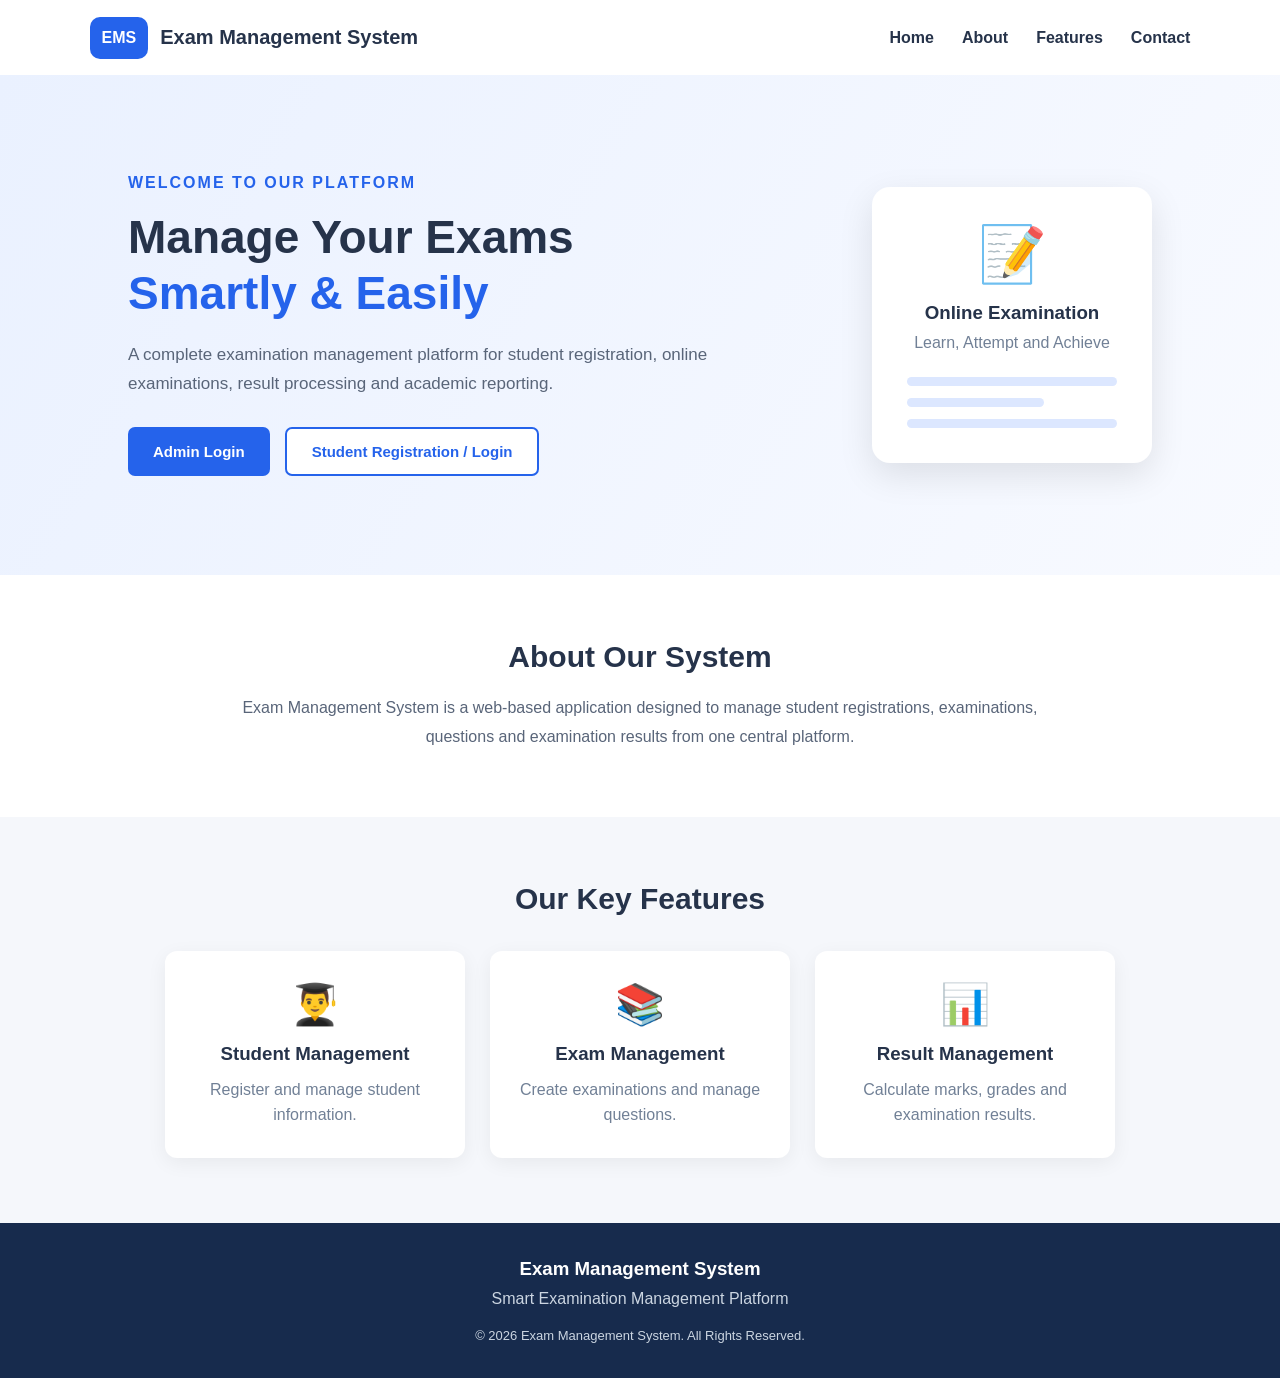
<file: index.html>
<CodeBlock language="html" editable>
<!DOCTYPE html>
<html lang="en">


<head>
    <meta charset="UTF-8">
    <meta name="viewport" content="width=device-width, initial-scale=1.0">


<title>Exam Management System</title>

<!-- Connect CSS file -->
<link rel="stylesheet" href="css/style.css">

</head>


<body>


<!-- Header Section -->
<header class="header">

<div class="logo">
<span class="logo-icon">EMS</span>
<h2>Exam Management System</h2>
</div>

<nav class="navbar">
<a href="#home">Home</a>
<a href="#about">About</a>
<a href="#features">Features</a>
<a href="#contact">Contact</a>
</nav>

</header>

<!-- Home Section -->
<section class="hero" id="home">

<div class="hero-content">

<p class="welcome-text">WELCOME TO OUR PLATFORM</p>

<h1>
Manage Your Exams
<span>Smartly & Easily</span>
</h1>

<p class="description">
A complete examination management platform
for student registration, online examinations,
result processing and academic reporting.
</p>

<div class="button-group">

<button class="admin-btn" type="button" onclick="openLogin('Admin')">
Admin Login
</button>

<button class="student-btn" type="button" onclick="openLogin('Student')">
Student Registration / Login
</button>

</div>

</div>

<div class="hero-image">
<div class="exam-card">
<div class="exam-icon">📝</div>
<h3>Online Examination</h3>
<p>Learn, Attempt and Achieve</p>
<div class="exam-line"></div>
<div class="exam-line short"></div>
<div class="exam-line"></div>
</div>
</div>

</section>

<!-- About Section -->
<section class="about" id="about">

<h2>About Our System</h2>

<p>
Exam Management System is a web-based application
designed to manage student registrations,
examinations, questions and examination results
from one central platform.
</p>

</section>

<!-- Features Section -->
<section class="features" id="features">

<h2>Our Key Features</h2>

<div class="feature-container">

<div class="feature-card">
<div class="feature-icon">👨‍🎓</div>
<h3>Student Management</h3>
<p>Register and manage student information.</p>
</div>

<div class="feature-card">
<div class="feature-icon">📚</div>
<h3>Exam Management</h3>
<p>Create examinations and manage questions.</p>
</div>

<div class="feature-card">
<div class="feature-icon">📊</div>
<h3>Result Management</h3>
<p>Calculate marks, grades and examination results.</p>
</div>

</div>

</section>

<!-- Contact Section -->
<footer id="contact">

<h3>Exam Management System</h3>

<p>Smart Examination Management Platform</p>

<p class="copyright">
© 2026 Exam Management System. All Rights Reserved.
</p>

</footer>

<!-- Connect JavaScript file -->
<script src="js/script.js"></script>

</body>


</html>
</CodeBlock>
</file>
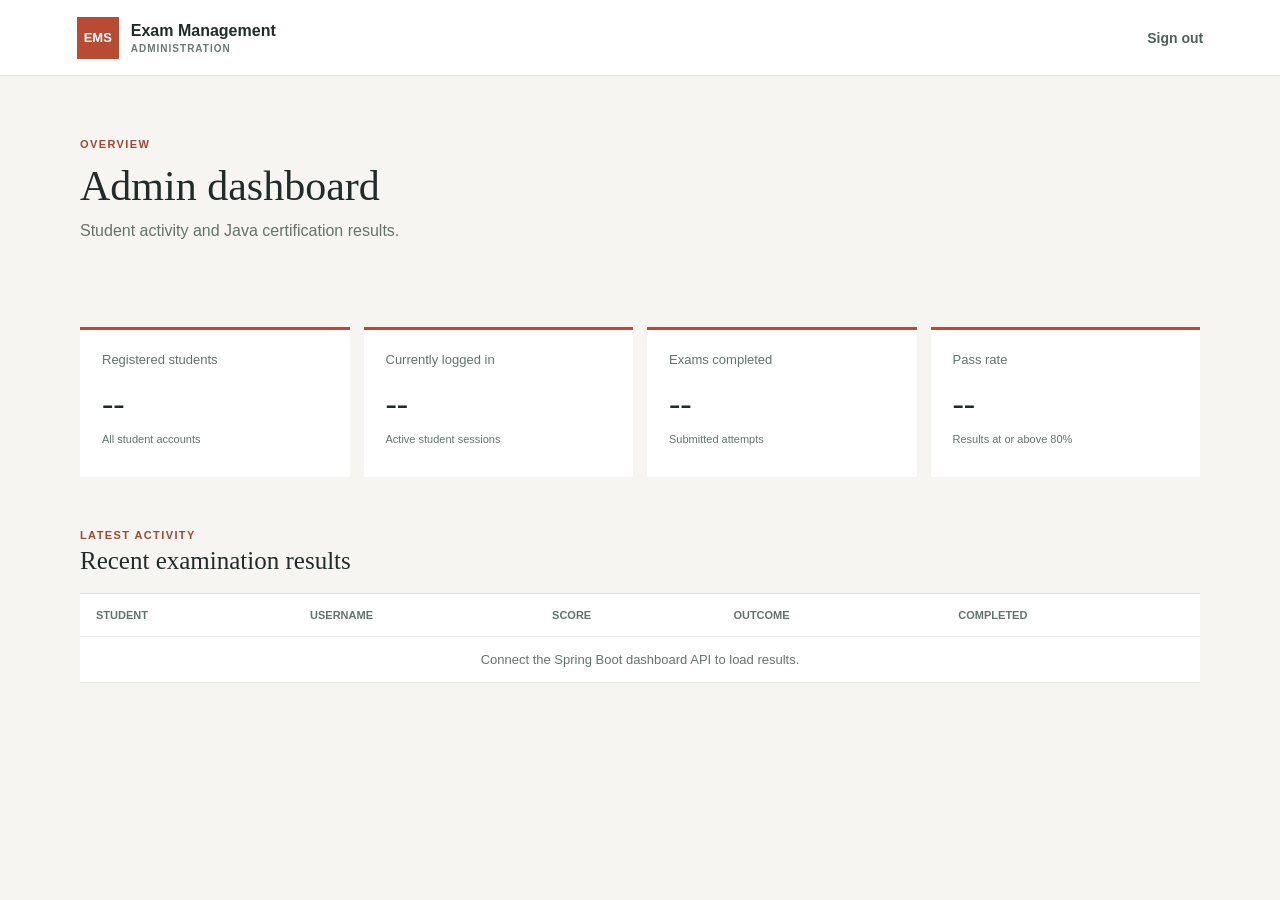
<file: admin-dashboard.html>
<!DOCTYPE html>
<html lang="en">
<head>
    <meta charset="UTF-8">
    <meta name="viewport" content="width=device-width, initial-scale=1.0">
    <title>Admin Dashboard - Exam Management System</title>
    <link rel="stylesheet" href="css/style.css">
</head>
<body class="portal-page admin-portal">
    <header class="portal-header">
        <a class="portal-brand" href="index.html"><span class="brand-mark admin-mark">EMS</span><span>Exam Management <small>ADMINISTRATION</small></span></a>
        <a class="portal-signout" href="admin-login.html">Sign out</a>
    </header>
    <main class="portal-main">
        <section class="portal-welcome admin-welcome">
            <p class="eyebrow">OVERVIEW</p>
            <h1>Admin dashboard</h1>
            <p>Student activity and Java certification results.</p>
        </section>
        <p class="form-message" id="admin-dashboard-message" aria-live="polite"></p>
        <section class="stats-grid" aria-label="Exam management statistics">
            <article class="stat-card"><span>Registered students</span><strong id="stat-registered">--</strong><small>All student accounts</small></article>
            <article class="stat-card"><span>Currently logged in</span><strong id="stat-active">--</strong><small>Active student sessions</small></article>
            <article class="stat-card"><span>Exams completed</span><strong id="stat-completed">--</strong><small>Submitted attempts</small></article>
            <article class="stat-card"><span>Pass rate</span><strong id="stat-pass-rate">--</strong><small>Results at or above 80%</small></article>
        </section>
        <section class="student-records">
            <div class="section-heading"><div><p class="eyebrow">LATEST ACTIVITY</p><h2>Recent examination results</h2></div></div>
            <div class="table-scroll">
                <table class="results-table">
                    <thead><tr><th>Student</th><th>Username</th><th>Score</th><th>Outcome</th><th>Completed</th></tr></thead>
                    <tbody id="admin-results-body"><tr><td colspan="5" class="empty-table">Connect the Spring Boot dashboard API to load results.</td></tr></tbody>
                </table>
            </div>
        </section>
    </main>
    <script src="js/script.js"></script>
</body>
</html>
</file>
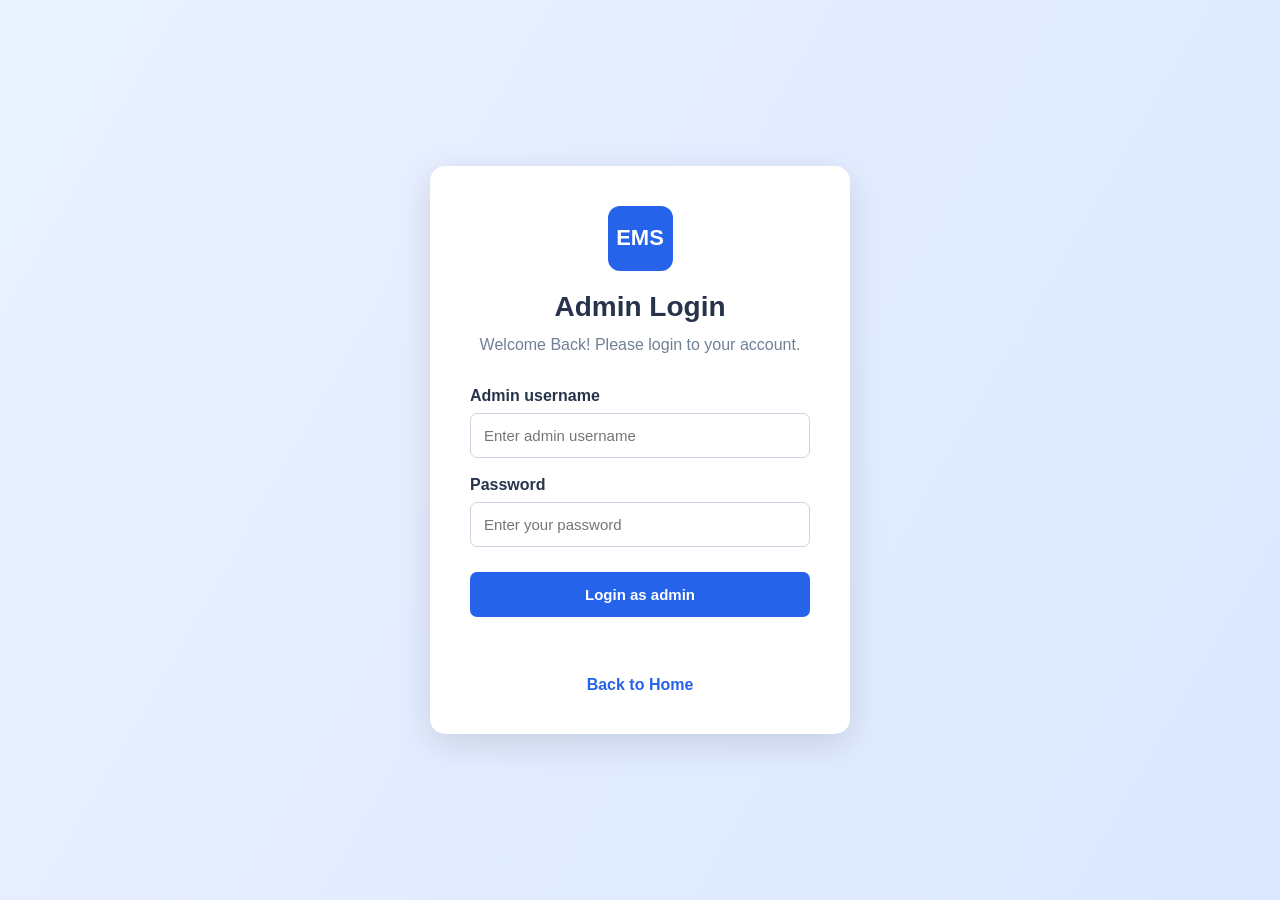
<file: admin-login.html>
<!DOCTYPE html>
<html lang="en">

<head>

    <meta charset="UTF-8">
    <meta name="viewport" content="width=device-width, initial-scale=1.0">

    <title>Admin Login - Exam Management System</title>
<link rel="stylesheet" href="css/style.css">

</head>

<body class="login-page">

    <div class="login-container">

        <div class="login-logo">
            EMS
        </div>
        <h1>Admin Login</h1>
        <p class="login-subtitle">
            Welcome Back! Please login to your account.</p>
            <form onsubmit="handleLogin(event, 'admin')">
                <label for="admin-username">Admin username</label>
                <input type="text"
                id="admin-username"
                name="username"
                autocomplete="username"
                placeholder="Enter admin username" required>

                <label for="admin-password">Password</label>
                <input type="password"
                id="admin-password"
                name="password"
                autocomplete="current-password"
                placeholder="Enter your password" required>

                <button type="submit" class="login-submit">Login as admin</button>
                <p class="form-message" id="admin-login-message" aria-live="polite"></p>

                </form>

        <p class="back-home">
            <a href="index.html">Back to Home</a>
        </p>

    </div>

    <script src="js/script.js"></script>

</body>

</html>
</file>
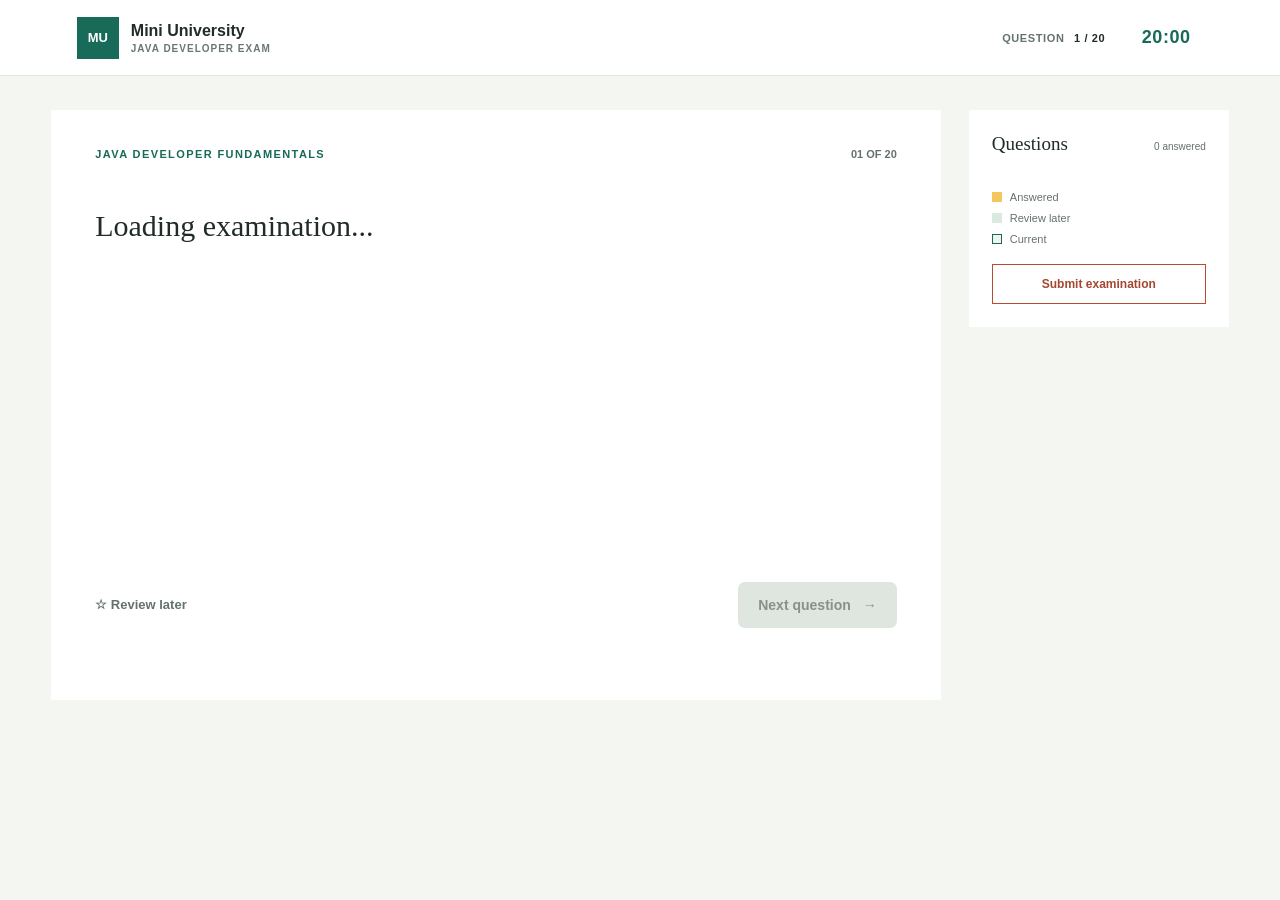
<file: exam.html>
<!DOCTYPE html>
<html lang="en">
<head>
    <meta charset="UTF-8">
    <meta name="viewport" content="width=device-width, initial-scale=1.0">
    <title>Java Developer Examination - Mini University</title>
    <link rel="stylesheet" href="css/style.css">
</head>
<body class="portal-page exam-page">
    <header class="portal-header">
        <a class="portal-brand" href="student-dashboard.html"><span class="brand-mark">MU</span><span>Mini University <small>JAVA DEVELOPER EXAM</small></span></a>
        <div class="exam-top-meta"><span>QUESTION <b id="question-count">1 / 20</b></span><span class="timer" id="exam-timer" aria-live="polite">20:00</span></div>
    </header>
    <main class="exam-layout">
        <section class="question-panel" aria-live="polite">
            <div class="question-meta"><span class="eyebrow">JAVA DEVELOPER FUNDAMENTALS</span><span id="question-progress">01 OF 20</span></div>
            <h1 id="question-text">Loading examination...</h1>
            <div id="answer-options" class="answer-options"></div>
            <div class="question-actions">
                <button class="review-button" id="review-button" type="button">☆ Review later</button>
                <button class="portal-primary" id="next-question" type="button" disabled>Next question <span aria-hidden="true">→</span></button>
            </div>
            <p class="form-message" id="exam-message" aria-live="polite"></p>
        </section>
        <aside class="question-sidebar">
            <div class="sidebar-heading"><h2>Questions</h2><span id="answered-count">0 answered</span></div>
            <div class="question-map" id="question-map" aria-label="Question status"></div>
            <div class="map-legend"><span><i class="legend-dot answered"></i>Answered</span><span><i class="legend-dot review"></i>Review later</span><span><i class="legend-dot current"></i>Current</span></div>
            <button class="submit-exam" id="submit-exam" type="button">Submit examination</button>
        </aside>
    </main>
    <script src="js/script.js"></script>
</body>
</html>
</file>
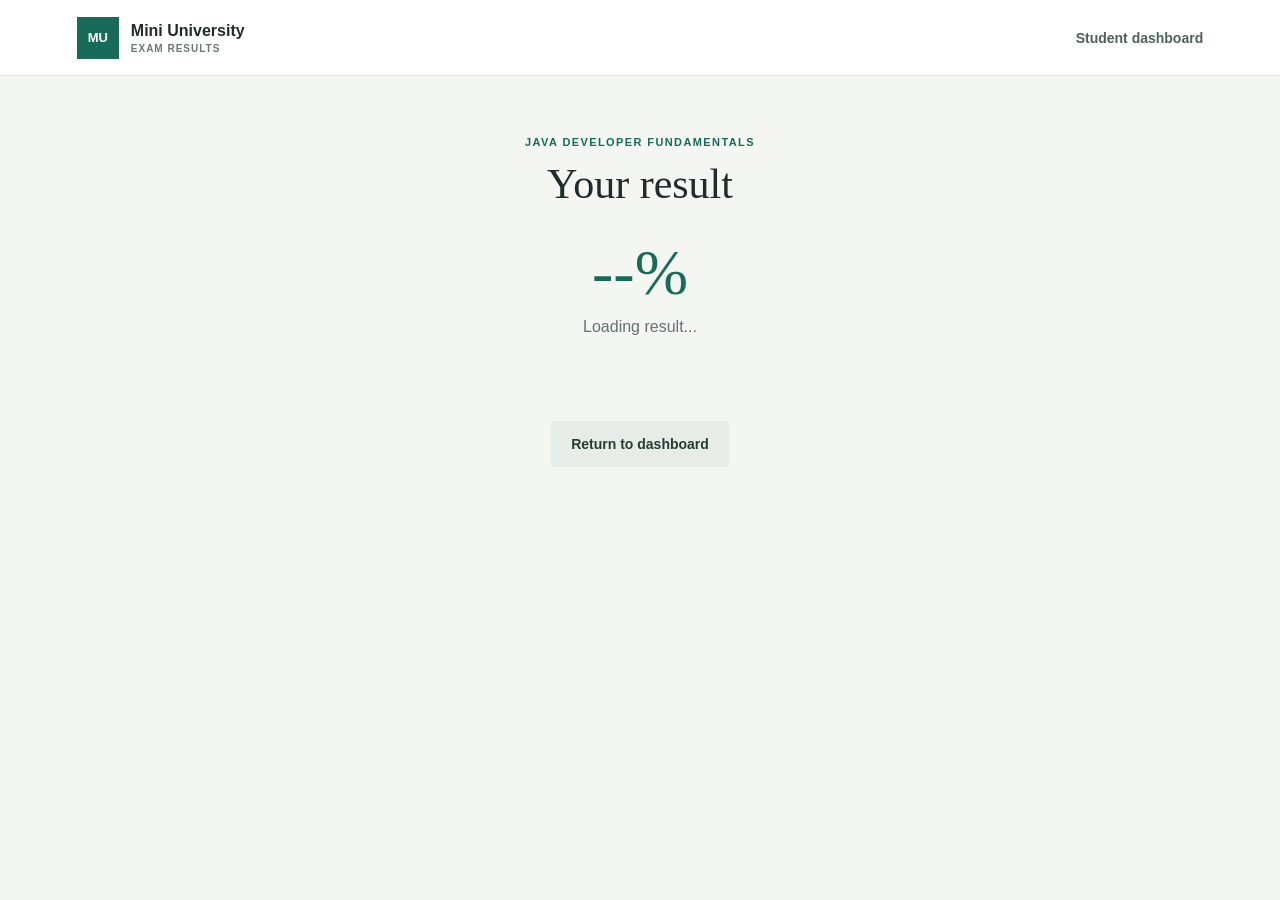
<file: result.html>
<!DOCTYPE html>
<html lang="en">
<head>
    <meta charset="UTF-8">
    <meta name="viewport" content="width=device-width, initial-scale=1.0">
    <title>Examination Result - Mini University</title>
    <link rel="stylesheet" href="css/style.css">
</head>
<body class="portal-page result-page">
    <header class="portal-header">
        <a class="portal-brand" href="student-dashboard.html"><span class="brand-mark">MU</span><span>Mini University <small>EXAM RESULTS</small></span></a>
        <a class="portal-signout" href="student-dashboard.html">Student dashboard</a>
    </header>
    <main class="result-main">
        <p class="eyebrow">JAVA DEVELOPER FUNDAMENTALS</p>
        <h1 id="result-heading">Your result</h1>
        <div class="score-display"><strong id="result-score">--%</strong><span id="result-detail">Loading result...</span></div>
        <p class="form-message" id="result-message" aria-live="polite"></p>
        <section class="certificate" id="certificate" hidden>
            <div class="certificate-frame">
                <p class="certificate-kicker">MINI UNIVERSITY</p>
                <h2>Certificate of Achievement</h2>
                <p class="certificate-intro">This certificate is proudly presented to</p>
                <p class="certificate-name" id="certificate-student-name">Student Name</p>
                <p class="certificate-copy">for successfully passing the Java Developer Fundamentals examination and demonstrating knowledge of Java programming.</p>
                <div class="certificate-footer"><span>JAVA DEVELOPER<br><b>CERTIFIED</b></span><span>MINI UNIVERSITY</span></div>
            </div>
            <button class="portal-primary print-button" type="button" onclick="window.print()">Print certificate</button>
        </section>
        <a class="portal-secondary" href="student-dashboard.html">Return to dashboard</a>
    </main>
    <script src="js/script.js"></script>
</body>
</html>
</file>
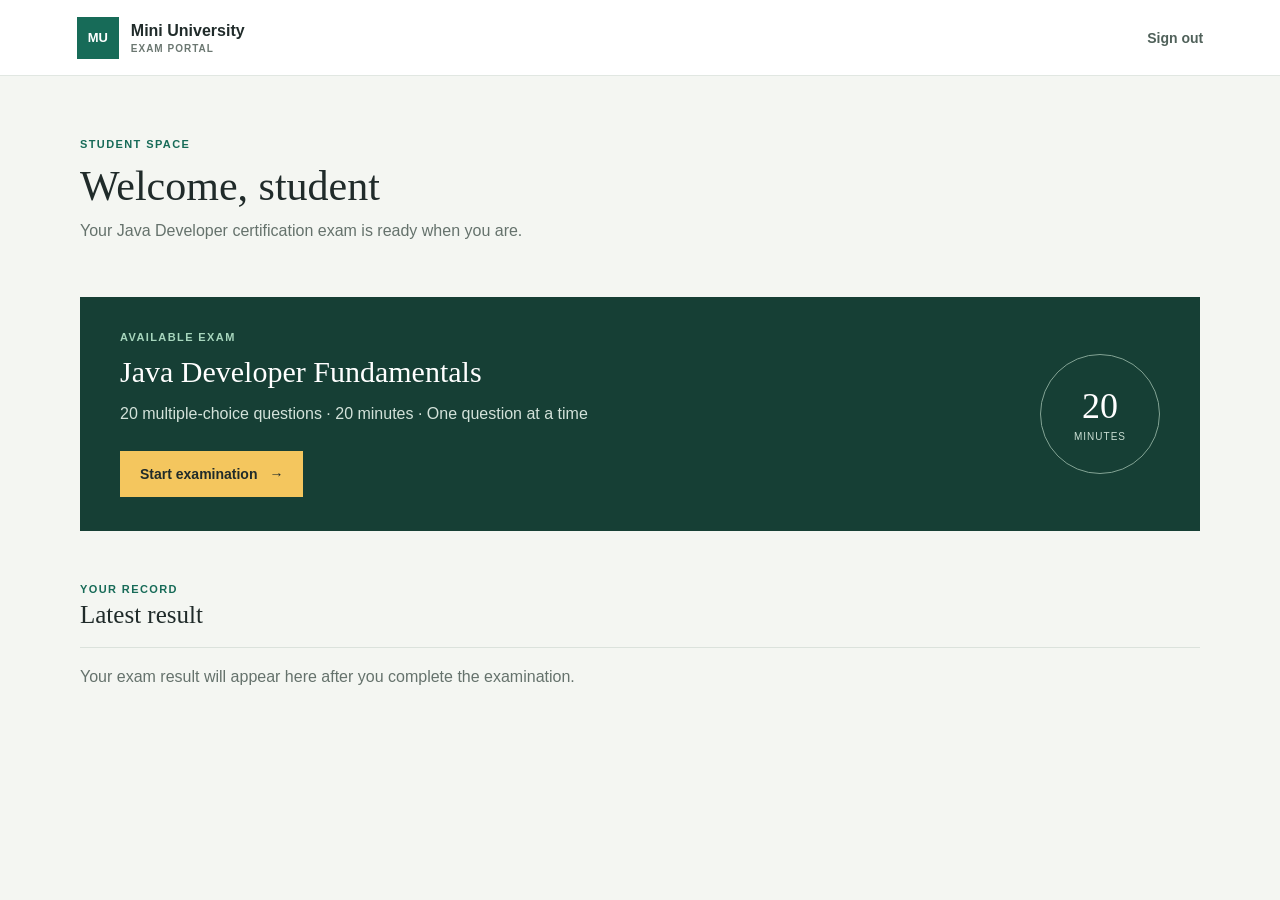
<file: student-dashboard.html>
<!DOCTYPE html>
<html lang="en">
<head>
    <meta charset="UTF-8">
    <meta name="viewport" content="width=device-width, initial-scale=1.0">
    <title>Student Dashboard - Mini University</title>
    <link rel="stylesheet" href="css/style.css">
</head>
<body class="portal-page">
    <header class="portal-header">
        <a class="portal-brand" href="index.html"><span class="brand-mark">MU</span><span>Mini University <small>EXAM PORTAL</small></span></a>
        <a class="portal-signout" href="student-login.html">Sign out</a>
    </header>
    <main class="portal-main">
        <section class="portal-welcome">
            <p class="eyebrow">STUDENT SPACE</p>
            <h1>Welcome, <span id="student-name">student</span></h1>
            <p>Your Java Developer certification exam is ready when you are.</p>
        </section>
        <p class="form-message" id="student-dashboard-message" aria-live="polite"></p>
        <section class="exam-overview" aria-labelledby="exam-title">
            <div class="exam-overview-copy">
                <p class="eyebrow">AVAILABLE EXAM</p>
                <h2 id="exam-title">Java Developer Fundamentals</h2>
                <p>20 multiple-choice questions · 20 minutes · One question at a time</p>
                <a class="portal-primary" href="exam.html">Start examination <span aria-hidden="true">→</span></a>
            </div>
            <div class="exam-overview-stat"><strong>20</strong><span>MINUTES</span></div>
        </section>
        <section class="student-records">
            <div class="section-heading"><div><p class="eyebrow">YOUR RECORD</p><h2>Latest result</h2></div></div>
            <div id="student-latest-result" class="result-placeholder">Your exam result will appear here after you complete the examination.</div>
        </section>
    </main>
    <script src="js/script.js"></script>
</body>
</html>
</file>
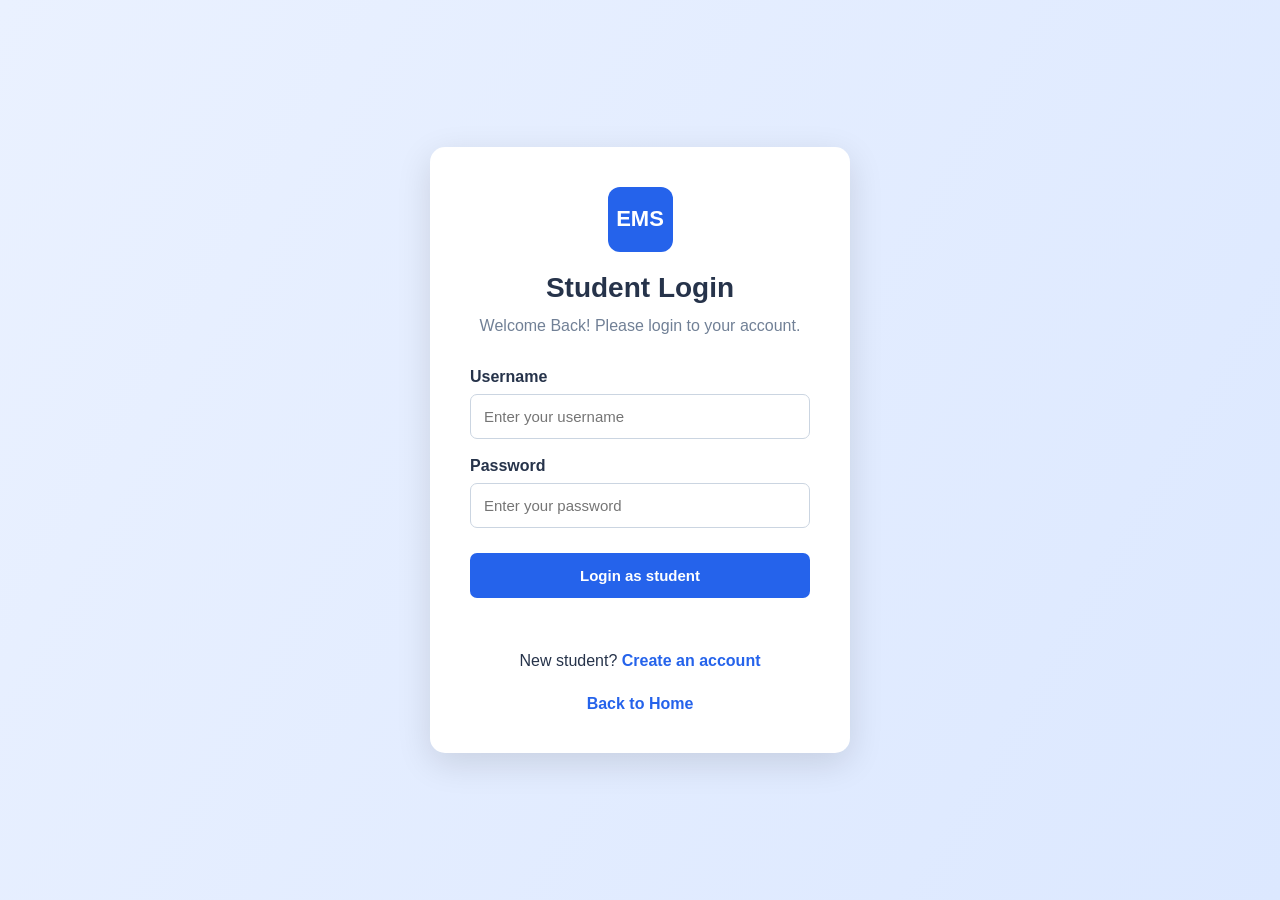
<file: student-login.html>
<!DOCTYPE html>
<html lang="en">

<head>
    <meta charset="UTF-8">
    <meta name="viewport" content="width=device-width, initial-scale=1.0">

    <title>Student Login - Exam Management System</title>
    <link rel="stylesheet" href="css/style.css">

</head>
<body class="login-page">

    <div class="login-container">

        <div class="login-logo">
            EMS
        </div>
        <h1>Student Login</h1>
        <p class="login-subtitle">
            Welcome Back! Please login to your account.</p>
            <form onsubmit="handleLogin(event, 'student')">
                <label for="student-username">Username</label>
                <input type="text"
                id="student-username"
                name="username"
                autocomplete="username"
                placeholder="Enter your username" required>

                <label for="student-password">Password</label>
                <input type="password"
                id="student-password"
                name="password"
                autocomplete="current-password"
                placeholder="Enter your password" required>

                <button type="submit" class="login-submit">Login as student</button>
                <p class="form-message" id="student-login-message" aria-live="polite"></p>

                </form>

        <p class="registration-prompt">New student? <a href="student-registration.html">Create an account</a></p>

        <p class="back-home">
            <a href="index.html">Back to Home</a>
        </p>

    </div>

    <script src="js/script.js"></script>

</body>

</html>
</file>
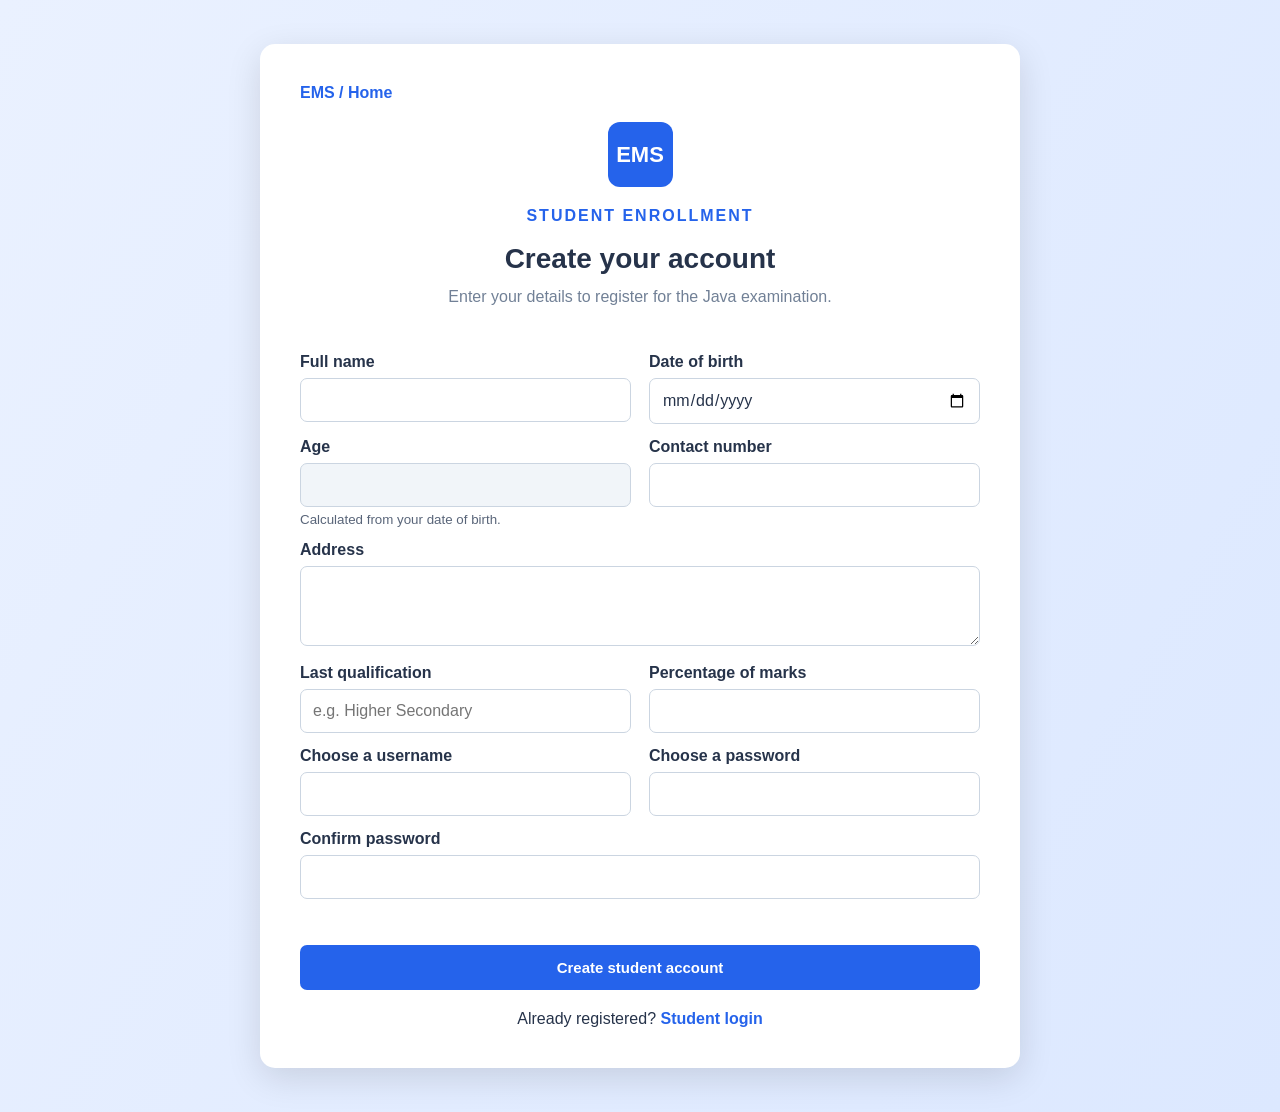
<file: student-registration.html>
<!DOCTYPE html>
<html lang="en">
<head>
    <meta charset="UTF-8">
    <meta name="viewport" content="width=device-width, initial-scale=1.0">
    <title>Student Registration - Exam Management System</title>
    <link rel="stylesheet" href="css/style.css">
</head>
<body class="login-page registration-page">
    <main class="login-container registration-container">
        <a class="text-back-link" href="index.html">EMS / Home</a>
        <div class="login-logo" aria-hidden="true">EMS</div>
        <p class="welcome-text">STUDENT ENROLLMENT</p>
        <h1>Create your account</h1>
        <p class="login-subtitle">Enter your details to register for the Java examination.</p>

        <!-- This form collects profile and credential fields for the Spring Boot registration API. -->
        <form class="registration-form" onsubmit="handleRegistration(event)">
            <div class="form-grid">
                <div class="form-field">
                    <label for="student-full-name">Full name</label>
                    <input id="student-full-name" name="fullName" type="text" autocomplete="name" required maxlength="120">
                </div>
                <div class="form-field">
                    <label for="student-date-of-birth">Date of birth</label>
                    <input id="student-date-of-birth" name="dateOfBirth" type="date" required>
                </div>
                <div class="form-field">
                    <label for="student-age">Age</label>
                    <input id="student-age" name="age" type="number" required readonly aria-describedby="age-note">
                    <small id="age-note">Calculated from your date of birth.</small>
                </div>
                <div class="form-field">
                    <label for="student-contact">Contact number</label>
                    <input id="student-contact" name="contactNumber" type="tel" autocomplete="tel" required maxlength="30">
                </div>
                <div class="form-field form-field-wide">
                    <label for="student-address">Address</label>
                    <textarea id="student-address" name="address" rows="3" autocomplete="street-address" required maxlength="500"></textarea>
                </div>
                <div class="form-field">
                    <label for="student-qualification">Last qualification</label>
                    <input id="student-qualification" name="lastQualification" type="text" required maxlength="100" placeholder="e.g. Higher Secondary">
                </div>
                <div class="form-field">
                    <label for="student-percentage">Percentage of marks</label>
                    <input id="student-percentage" name="qualificationPercentage" type="number" min="0" max="100" step="0.01" required>
                </div>
                <div class="form-field">
                    <label for="new-student-username">Choose a username</label>
                    <input id="new-student-username" name="username" type="text" autocomplete="username" required minlength="3" maxlength="50">
                </div>
                <div class="form-field">
                    <label for="new-student-password">Choose a password</label>
                    <input id="new-student-password" name="password" type="password" autocomplete="new-password" required minlength="8">
                </div>
                <div class="form-field form-field-wide">
                    <label for="confirm-student-password">Confirm password</label>
                    <input id="confirm-student-password" name="confirmPassword" type="password" autocomplete="new-password" required minlength="8">
                </div>
            </div>
            <p class="form-message" id="registration-message" aria-live="polite"></p>
            <button type="submit" class="login-submit">Create student account</button>
        </form>
        <p class="registration-prompt">Already registered? <a href="student-login.html">Student login</a></p>
    </main>
    <script src="js/script.js"></script>
</body>
</html>
</file>
<file: css/style.css>
/* General Settings */
* {
    margin: 0;
    padding: 0;
    box-sizing: border-box;
}

body {
    font-family: Arial, sans-serif;
    background-color: #f5f7fb;
    color: #26334a;
}

/* Header */
.header {
    width: 100%;
    min-height: 75px;
    background-color: white;
    display: flex;
    justify-content: space-between;
    align-items: center;
    padding: 15px 7%;
    box-shadow: 0 2px 10px rgba(0, 0, 0, 0.08);
}

.logo {
    display: flex;
    align-items: center;
    gap: 12px;
}

.logo-icon {
    background-color: #2563eb;
    color: white;
    padding: 12px;
    border-radius: 10px;
    font-weight: bold;
}

.logo h2 {
    font-size: 20px;
}

/* Navigation Menu */
.navbar {
    display: flex;
    gap: 28px;
}

.navbar a {
    text-decoration: none;
    color: #26334a;
    font-weight: bold;
}

.navbar a:hover {
    color: #2563eb;
}

/* Home Section */
.hero {
    min-height: 500px;
    display: flex;
    justify-content: space-between;
    align-items: center;
    padding: 65px 10%;
    background: linear-gradient(120deg, #eaf1ff, #f8faff);
}

.hero-content {
    max-width: 580px;
}

.welcome-text {
    color: #2563eb;
    font-weight: bold;
    letter-spacing: 2px;
    margin-bottom: 18px;
}

.hero h1 {
    font-size: 46px;
    line-height: 1.2;
    margin-bottom: 20px;
}

.hero h1 span {
    display: block;
    color: #2563eb;
}

.description {
    font-size: 17px;
    line-height: 1.7;
    color: #596579;
    margin-bottom: 28px;
}

/* Login Buttons */
.button-group {
    display: flex;
    gap: 15px;
}

button {
    border: none;
    padding: 14px 25px;
    border-radius: 7px;
    font-size: 15px;
    font-weight: bold;
    cursor: pointer;
    transition: 0.3s;
}

.admin-btn {
    background-color: #2563eb;
    color: white;
}

.admin-btn:hover {
    background-color: #1748b5;
}

.student-btn {
    background-color: white;
    color: #2563eb;
    border: 2px solid #2563eb;
}

.student-btn:hover {
    background-color: #e5edff;
}

/* Illustration Card */
.hero-image {
    display: flex;
    justify-content: center;
    align-items: center;
}

.exam-card {
    width: 280px;
    padding: 35px;
    background-color: white;
    border-radius: 18px;
    text-align: center;
    box-shadow: 0 12px 35px rgba(0, 0, 0, 0.10);
}

.exam-icon {
    font-size: 55px;
    margin-bottom: 15px;
}

.exam-card h3 {
    margin-bottom: 10px;
}

.exam-card p {
    color: #718096;
    margin-bottom: 25px;
}

.exam-line {
    height: 9px;
    background-color: #dce7ff;
    border-radius: 10px;
    margin-top: 12px;
}

.exam-line.short {
    width: 65%;
}

/* About Section */
.about {
    padding: 65px 10%;
    text-align: center;
    background-color: white;
}

.about h2,
.features h2 {
    font-size: 30px;
    margin-bottom: 20px;
}

.about p {
    max-width: 800px;
    margin: auto;
    line-height: 1.8;
    color: #596579;
}

/* Features Section */
.features {
    padding: 65px 8%;
    text-align: center;
}

.feature-container {
    display: flex;
    justify-content: center;
    gap: 25px;
    margin-top: 35px;
}

.feature-card {
    background-color: white;
    padding: 30px 20px;
    width: 300px;
    border-radius: 12px;
    box-shadow: 0 5px 20px rgba(0, 0, 0, 0.06);
}

.feature-icon {
    font-size: 40px;
    margin-bottom: 15px;
}

.feature-card h3 {
    margin-bottom: 12px;
}

.feature-card p {
    color: #718096;
    line-height: 1.6;
}

/* Footer */
footer {
    background-color: #172b4d;
    color: white;
    padding: 35px 15px;
    text-align: center;
}

footer p {
    margin-top: 10px;
    color: #cbd5e1;
}

.copyright {
    font-size: 13px;
    margin-top: 20px;
}

/* Mobile Responsive Design */
@media (max-width: 768px) {

    .header {
        flex-direction: column;
        gap: 20px;
    }

    .navbar {
        flex-wrap: wrap;
        justify-content: center;
        gap: 15px;
    }

    .hero {
        flex-direction: column;
        text-align: center;
        gap: 40px;
        padding: 50px 7%;
    }

    .hero h1 {
        font-size: 35px;
    }

    .button-group {
        justify-content: center;
        flex-wrap: wrap;
    }

    .feature-container {
        flex-direction: column;
        align-items: center;
    }

    .feature-card {
        width: 100%;
        max-width: 350px;
    }
}


/* =================================
   LOGIN PAGE DESIGN
================================= */

.login-page {
    min-height: 100vh;
    display: flex;
    justify-content: center;
    align-items: center;
    padding: 20px;
    background: linear-gradient(120deg, #eaf1ff, #dce8ff);
}

.login-container {
    width: 100%;
    max-width: 420px;
    background-color: white;
    padding: 40px;
    border-radius: 15px;
    text-align: center;
    box-shadow: 0 10px 35px rgba(0, 0, 0, 0.12);
}

.login-logo {
    width: 65px;
    height: 65px;
    background-color: #2563eb;
    color: white;
    display: flex;
    justify-content: center;
    align-items: center;
    margin: 0 auto 20px;
    border-radius: 12px;
    font-size: 22px;
    font-weight: bold;
}

.login-container h1 {
    font-size: 28px;
    margin-bottom: 10px;
    color: #26334a;
}

.login-subtitle {
    color: #718096;
    margin-bottom: 30px;
    line-height: 1.5;
}

.login-container form {
    text-align: left;
}

.login-container label {
    display: block;
    font-weight: bold;
    margin-bottom: 8px;
    margin-top: 18px;
}

.login-container input {
    width: 100%;
    padding: 13px;
    border: 1px solid #cbd5e1;
    border-radius: 7px;
    font-size: 15px;
    outline: none;
}

.login-container input:focus {
    border-color: #2563eb;
    box-shadow: 0 0 5px rgba(37, 99, 235, 0.25);
}

.login-submit {
    width: 100%;
    background-color: #2563eb;
    color: white;
    margin-top: 25px;
    padding: 14px;
}

.login-submit:hover {
    background-color: #1748b5;
}

.back-home {
    margin-top: 25px;
}

.back-home a {
    color: #2563eb;
    text-decoration: none;
    font-weight: bold;
}

.back-home a:hover {
    text-decoration: underline;
}

/* Registration styles keep the new form aligned with the existing login page. */
.registration-page {
    align-items: flex-start;
}

.registration-container {
    max-width: 760px;
    margin: 24px auto;
    text-align: left;
}

.registration-container > .login-logo,
.registration-container > .welcome-text,
.registration-container > h1,
.registration-container > .login-subtitle {
    text-align: center;
}

.text-back-link {
    display: inline-block;
    margin-bottom: 20px;
    color: #2563eb;
    font-weight: bold;
    text-decoration: none;
}

.form-grid {
    display: grid;
    grid-template-columns: repeat(2, minmax(0, 1fr));
    gap: 0 18px;
}

.form-field {
    min-width: 0;
}

.form-field-wide {
    grid-column: 1 / -1;
}

.registration-form label {
    display: block;
    margin: 14px 0 7px;
    font-weight: bold;
}

.registration-form input,
.registration-form textarea {
    width: 100%;
    padding: 12px;
    border: 1px solid #cbd5e1;
    border-radius: 7px;
    background: #fff;
    color: #26334a;
    font: inherit;
}

.registration-form input:focus,
.registration-form textarea:focus {
    outline: 2px solid rgba(37, 99, 235, 0.25);
    border-color: #2563eb;
}

.registration-form input[readonly] {
    background: #f1f5f9;
}

.registration-form small {
    display: block;
    margin-top: 5px;
    color: #596579;
}

.registration-form .login-submit {
    margin-top: 12px;
}

.registration-prompt {
    margin-top: 20px;
    text-align: center;
}

.registration-prompt a {
    color: #2563eb;
    font-weight: bold;
    text-decoration: none;
}

.form-message {
    min-height: 1.4em;
    margin-top: 12px;
    color: #9f1239;
    line-height: 1.4;
}

.form-message.success {
    color: #166534;
}

@media (max-width: 600px) {
    .registration-container {
        padding: 26px 20px;
    }

    .form-grid {
        grid-template-columns: 1fr;
    }

    .form-field-wide {
        grid-column: auto;
    }
}

/* Portal layout shared by the student and administrator screens. */
.portal-page {
    min-height: 100vh;
    background: #f4f6f2;
    color: #202b2a;
    font-family: "Trebuchet MS", Arial, sans-serif;
}

.portal-header {
    min-height: 76px;
    display: flex;
    align-items: center;
    justify-content: space-between;
    gap: 20px;
    padding: 14px max(6vw, 22px);
    background: #fff;
    border-bottom: 1px solid #e1e7e2;
}

.portal-brand {
    display: flex;
    align-items: center;
    gap: 12px;
    color: #202b2a;
    font-weight: 800;
    text-decoration: none;
}

.portal-brand small {
    display: block;
    margin-top: 3px;
    color: #6b7771;
    font-size: 10px;
    letter-spacing: 1px;
}

.brand-mark {
    display: grid;
    width: 42px;
    height: 42px;
    place-items: center;
    background: #176b58;
    color: #fff;
    font-size: 13px;
    font-weight: 800;
}

.admin-mark {
    background: #b94b32;
}

.portal-signout {
    color: #50615a;
    font-size: 14px;
    font-weight: bold;
    text-decoration: none;
}

.portal-main {
    width: min(1120px, 88vw);
    margin: 0 auto;
    padding: 62px 0 80px;
}

.portal-welcome {
    margin-bottom: 34px;
}

.eyebrow {
    margin-bottom: 12px;
    color: #176b58;
    font-size: 11px;
    font-weight: 800;
    letter-spacing: 1.4px;
}

.portal-welcome h1,
.result-main > h1 {
    margin-bottom: 12px;
    font-family: Georgia, "Times New Roman", serif;
    font-size: 42px;
    font-weight: 500;
    line-height: 1.15;
}

.portal-welcome > p:last-child {
    color: #65726c;
}

.exam-overview {
    display: flex;
    align-items: center;
    justify-content: space-between;
    gap: 30px;
    padding: 34px 40px;
    background: #163f35;
    color: #fff;
}

.exam-overview .eyebrow {
    color: #a7d6bd;
}

.exam-overview h2 {
    margin-bottom: 12px;
    font-family: Georgia, "Times New Roman", serif;
    font-size: 30px;
    font-weight: 500;
}

.exam-overview-copy > p:not(.eyebrow) {
    margin-bottom: 25px;
    color: #d3e2da;
    line-height: 1.6;
}

.exam-overview-stat {
    display: flex;
    flex-direction: column;
    align-items: center;
    justify-content: center;
    flex: 0 0 120px;
    aspect-ratio: 1;
    border: 1px solid #82a394;
    border-radius: 50%;
}

.exam-overview-stat strong {
    font-family: Georgia, "Times New Roman", serif;
    font-size: 36px;
    font-weight: 400;
}

.exam-overview-stat span {
    margin-top: 4px;
    color: #c9ddd2;
    font-size: 10px;
    letter-spacing: 1px;
}

.portal-primary,
.portal-secondary {
    display: inline-flex;
    min-height: 46px;
    align-items: center;
    justify-content: center;
    gap: 12px;
    padding: 0 20px;
    background: #f4c65e;
    color: #202b2a;
    font-size: 14px;
    font-weight: 800;
    text-decoration: none;
}

.portal-primary:hover {
    background: #ffd879;
}

.portal-secondary {
    margin-top: 26px;
    background: #e7ece8;
    color: #263d35;
}

.student-records {
    margin-top: 52px;
}

.section-heading {
    display: flex;
    align-items: end;
    justify-content: space-between;
    margin-bottom: 18px;
}

.section-heading .eyebrow {
    margin-bottom: 6px;
}

.section-heading h2 {
    font-family: Georgia, "Times New Roman", serif;
    font-size: 25px;
    font-weight: 500;
}

.result-placeholder {
    padding: 20px 0;
    border-top: 1px solid #dbe2dc;
    color: #65726c;
}

/* Dashboard cards and results table present backend-provided administrator data. */
.admin-portal {
    background: #f7f5f1;
}

.admin-portal .eyebrow {
    color: #a44630;
}

.stats-grid {
    display: grid;
    grid-template-columns: repeat(4, minmax(0, 1fr));
    gap: 14px;
    margin-top: 30px;
}

.stat-card {
    min-height: 150px;
    padding: 22px;
    background: #fff;
    border-top: 3px solid #b94b32;
}

.stat-card span,
.stat-card small {
    display: block;
    color: #65726c;
    font-size: 13px;
}

.stat-card strong {
    display: block;
    margin: 18px 0 10px;
    color: #202b2a;
    font-family: Georgia, "Times New Roman", serif;
    font-size: 34px;
    font-weight: 500;
}

.stat-card small {
    font-size: 11px;
}

.table-scroll {
    overflow-x: auto;
    border-top: 1px solid #d9dfd9;
}

.results-table {
    width: 100%;
    border-collapse: collapse;
    background: #fff;
    text-align: left;
}

.results-table th,
.results-table td {
    padding: 15px 16px;
    border-bottom: 1px solid #e6e9e5;
    font-size: 13px;
    white-space: nowrap;
}

.results-table th {
    color: #65726c;
    font-size: 11px;
    text-transform: uppercase;
}

.empty-table {
    color: #65726c;
    text-align: center;
}

/* Single-question exam workspace with a stable navigator and visible countdown. */
.exam-page {
    background: #f4f6f2;
}

.exam-top-meta {
    display: flex;
    align-items: center;
    gap: 24px;
    color: #65726c;
    font-size: 11px;
    font-weight: bold;
    letter-spacing: 0.6px;
}

.exam-top-meta b {
    margin-left: 6px;
    color: #202b2a;
}

.timer {
    min-width: 74px;
    padding: 10px 12px;
    background: #fff;
    color: #176b58;
    font-size: 18px;
    text-align: center;
}

.timer-warning {
    background: #fff0e8;
    color: #b94b32;
}

.exam-layout {
    display: grid;
    width: min(1180px, 92vw);
    grid-template-columns: minmax(0, 1fr) 260px;
    gap: 28px;
    margin: 34px auto;
}

.question-panel,
.question-sidebar {
    background: #fff;
}

.question-panel {
    min-height: 590px;
    display: flex;
    flex-direction: column;
    padding: 38px 44px;
}

.question-meta {
    display: flex;
    justify-content: space-between;
    gap: 12px;
    color: #65726c;
    font-size: 11px;
    font-weight: bold;
}

.question-meta .eyebrow {
    margin: 0;
}

.question-panel h1 {
    max-width: 720px;
    margin: 46px 0 28px;
    font-family: Georgia, "Times New Roman", serif;
    font-size: 30px;
    font-weight: 500;
    line-height: 1.3;
}

.answer-options {
    display: grid;
    gap: 10px;
}

.answer-option {
    min-height: 58px;
    display: flex;
    align-items: center;
    gap: 14px;
    padding: 10px 14px;
    border: 1px solid #dce3dd;
    color: #35423c;
    cursor: pointer;
}

.answer-option:has(input:checked) {
    border-color: #176b58;
    background: #edf5f0;
}

.answer-option input {
    position: absolute;
    opacity: 0;
}

.answer-option input:focus-visible + .option-letter {
    outline: 2px solid #176b58;
    outline-offset: 3px;
}

.option-letter {
    width: 30px;
    height: 30px;
    display: grid;
    flex: 0 0 30px;
    place-items: center;
    border: 1px solid #ced8d0;
    color: #53635b;
    font-size: 12px;
    font-weight: bold;
}

.question-actions {
    display: flex;
    align-items: center;
    justify-content: space-between;
    gap: 14px;
    margin-top: auto;
    padding-top: 34px;
}

.question-actions .portal-primary {
    border: 0;
    cursor: pointer;
}

.question-actions .portal-primary:disabled {
    background: #dfe5df;
    color: #87918a;
    cursor: not-allowed;
}

.review-button {
    padding: 10px 0;
    background: transparent;
    color: #65726c;
    font-size: 13px;
}

.question-sidebar {
    align-self: start;
    padding: 23px;
}

.sidebar-heading {
    display: flex;
    align-items: baseline;
    justify-content: space-between;
    gap: 8px;
    margin-bottom: 17px;
}

.sidebar-heading h2 {
    font-family: Georgia, "Times New Roman", serif;
    font-size: 19px;
    font-weight: 500;
}

.sidebar-heading span {
    color: #65726c;
    font-size: 10px;
}

.question-map {
    display: grid;
    grid-template-columns: repeat(4, minmax(0, 1fr));
    gap: 8px;
}

.question-number {
    width: 100%;
    aspect-ratio: 1;
    padding: 0;
    background: #f0f3f0;
    color: #59665f;
    font-size: 12px;
}

.question-number.current {
    outline: 2px solid #176b58;
    outline-offset: 1px;
}

.question-number.answered {
    background: #f4c65e;
    color: #28362e;
}

.question-number.review {
    background: #dce9e1;
    color: #176b58;
}

.map-legend {
    display: grid;
    gap: 9px;
    margin: 19px 0;
    color: #65726c;
    font-size: 11px;
}

.map-legend span {
    display: flex;
    align-items: center;
    gap: 8px;
}

.legend-dot {
    width: 10px;
    height: 10px;
    display: inline-block;
    background: #f0f3f0;
}

.legend-dot.answered {
    background: #f4c65e;
}

.legend-dot.review {
    background: #dce9e1;
}

.legend-dot.current {
    border: 1px solid #176b58;
}

.submit-exam {
    width: 100%;
    padding: 12px 8px;
    background: #fff;
    border: 1px solid #b94b32;
    border-radius: 0;
    color: #a44630;
    font-size: 12px;
}

/* Result summary and printable certificate. */
.result-main {
    width: min(900px, 90vw);
    margin: 0 auto;
    padding: 60px 0 80px;
    text-align: center;
}

.score-display {
    display: grid;
    justify-items: center;
    gap: 8px;
    margin: 28px 0 36px;
}

.score-display strong {
    color: #176b58;
    font-family: Georgia, "Times New Roman", serif;
    font-size: 64px;
    font-weight: 500;
}

.score-display span {
    color: #65726c;
}

.certificate {
    margin: 38px 0 20px;
}

.certificate[hidden] {
    display: none;
}

.certificate-frame {
    padding: 46px 50px;
    border: 8px double #b78a38;
    background: #fffdf6;
    color: #273b32;
}

.certificate-kicker {
    color: #176b58;
    font-size: 12px;
    font-weight: bold;
    letter-spacing: 3px;
}

.certificate-frame h2 {
    margin: 18px 0;
    font-family: Georgia, "Times New Roman", serif;
    font-size: 34px;
    font-weight: 500;
}

.certificate-intro,
.certificate-copy {
    color: #65726c;
    line-height: 1.7;
}

.certificate-name {
    margin: 18px 0;
    color: #a44630;
    font-family: Georgia, "Times New Roman", serif;
    font-size: 32px;
}

.certificate-copy {
    max-width: 580px;
    margin: 0 auto;
}

.certificate-footer {
    display: flex;
    justify-content: space-between;
    margin-top: 38px;
    padding-top: 15px;
    border-top: 1px solid #d8c99e;
    color: #176b58;
    font-size: 10px;
    letter-spacing: 1px;
    text-align: left;
}

.certificate-footer span:last-child {
    align-self: end;
    text-align: right;
}

.print-button {
    margin-top: 18px;
    border: 0;
    cursor: pointer;
}

@media (max-width: 800px) {
    .stats-grid {
        grid-template-columns: repeat(2, minmax(0, 1fr));
    }

    .exam-layout {
        grid-template-columns: 1fr;
    }

    .question-sidebar {
        order: -1;
    }

    .question-map {
        grid-template-columns: repeat(10, minmax(0, 1fr));
    }
}

@media (max-width: 560px) {
    .portal-header {
        padding: 12px 18px;
    }

    .portal-main {
        width: calc(100% - 36px);
        padding-top: 38px;
    }

    .portal-welcome h1,
    .result-main > h1 {
        font-size: 34px;
    }

    .exam-overview {
        align-items: flex-start;
        padding: 26px 22px;
    }

    .exam-overview h2 {
        font-size: 24px;
    }

    .exam-overview-stat {
        flex-basis: 76px;
    }

    .exam-overview-stat strong {
        font-size: 26px;
    }

    .exam-overview-stat span {
        font-size: 8px;
    }

    .stats-grid {
        gap: 9px;
    }

    .stat-card {
        min-height: 135px;
        padding: 16px;
    }

    .stat-card strong {
        font-size: 28px;
    }

    .exam-top-meta {
        gap: 10px;
        font-size: 9px;
    }

    .exam-top-meta > span:first-child {
        display: none;
    }

    .exam-layout {
        width: calc(100% - 24px);
        margin-top: 12px;
    }

    .question-panel {
        min-height: 540px;
        padding: 25px 20px;
    }

    .question-panel h1 {
        margin: 30px 0 22px;
        font-size: 25px;
    }

    .question-map {
        grid-template-columns: repeat(5, minmax(0, 1fr));
    }

    .question-actions {
        align-items: stretch;
        flex-direction: column;
    }

    .question-actions .portal-primary {
        width: 100%;
    }

    .certificate-frame {
        padding: 30px 20px;
    }

    .certificate-frame h2 {
        font-size: 27px;
    }

    .certificate-name {
        font-size: 26px;
    }
}

@media print {
    .portal-header,
    .result-main > .eyebrow,
    .result-main > h1,
    .score-display,
    .portal-secondary,
    .print-button,
    #result-message {
        display: none !important;
    }

    .portal-page,
    .result-main {
        background: #fff;
    }

    .result-main {
        width: 100%;
        padding: 20px;
    }

    .certificate {
        display: block !important;
        margin: 0;
    }
}
</file>
